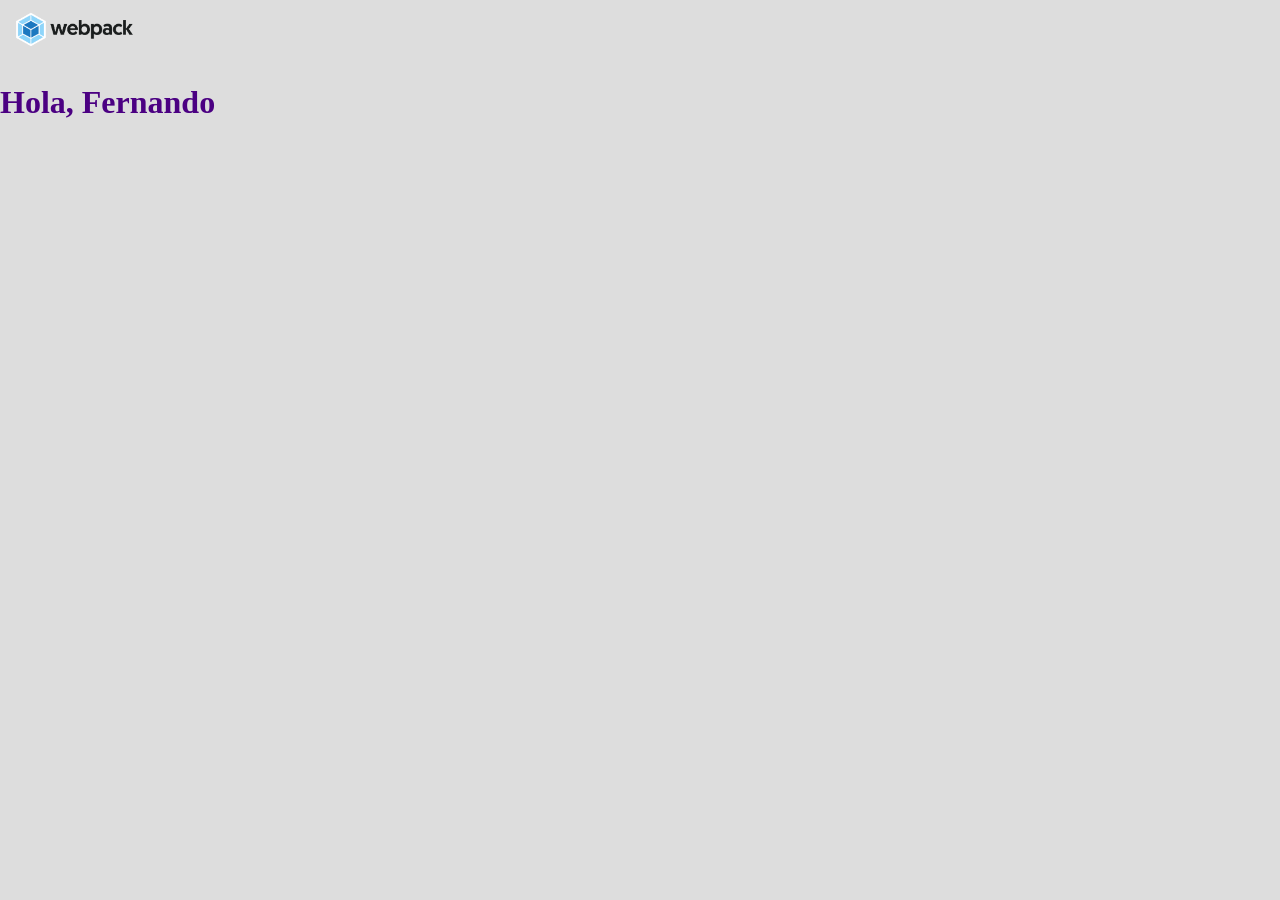
<file: docs/index.html>
<!doctype html><html lang="es"><head><meta charset="UTF-8"><meta http-equiv="X-UA-Compatible" content="IE=edge"><meta name="viewport" content="width=device-width,initial-scale=1"><title>Webpack</title><script defer="defer" src="main.90c8ea0a171b221e134c.js"></script><link href="main.4b94be6e5b4be211866e.css" rel="stylesheet"></head><body><img src="assets/img/webpack-logo.png" alt="Webpack logo"></body></html>
</file>
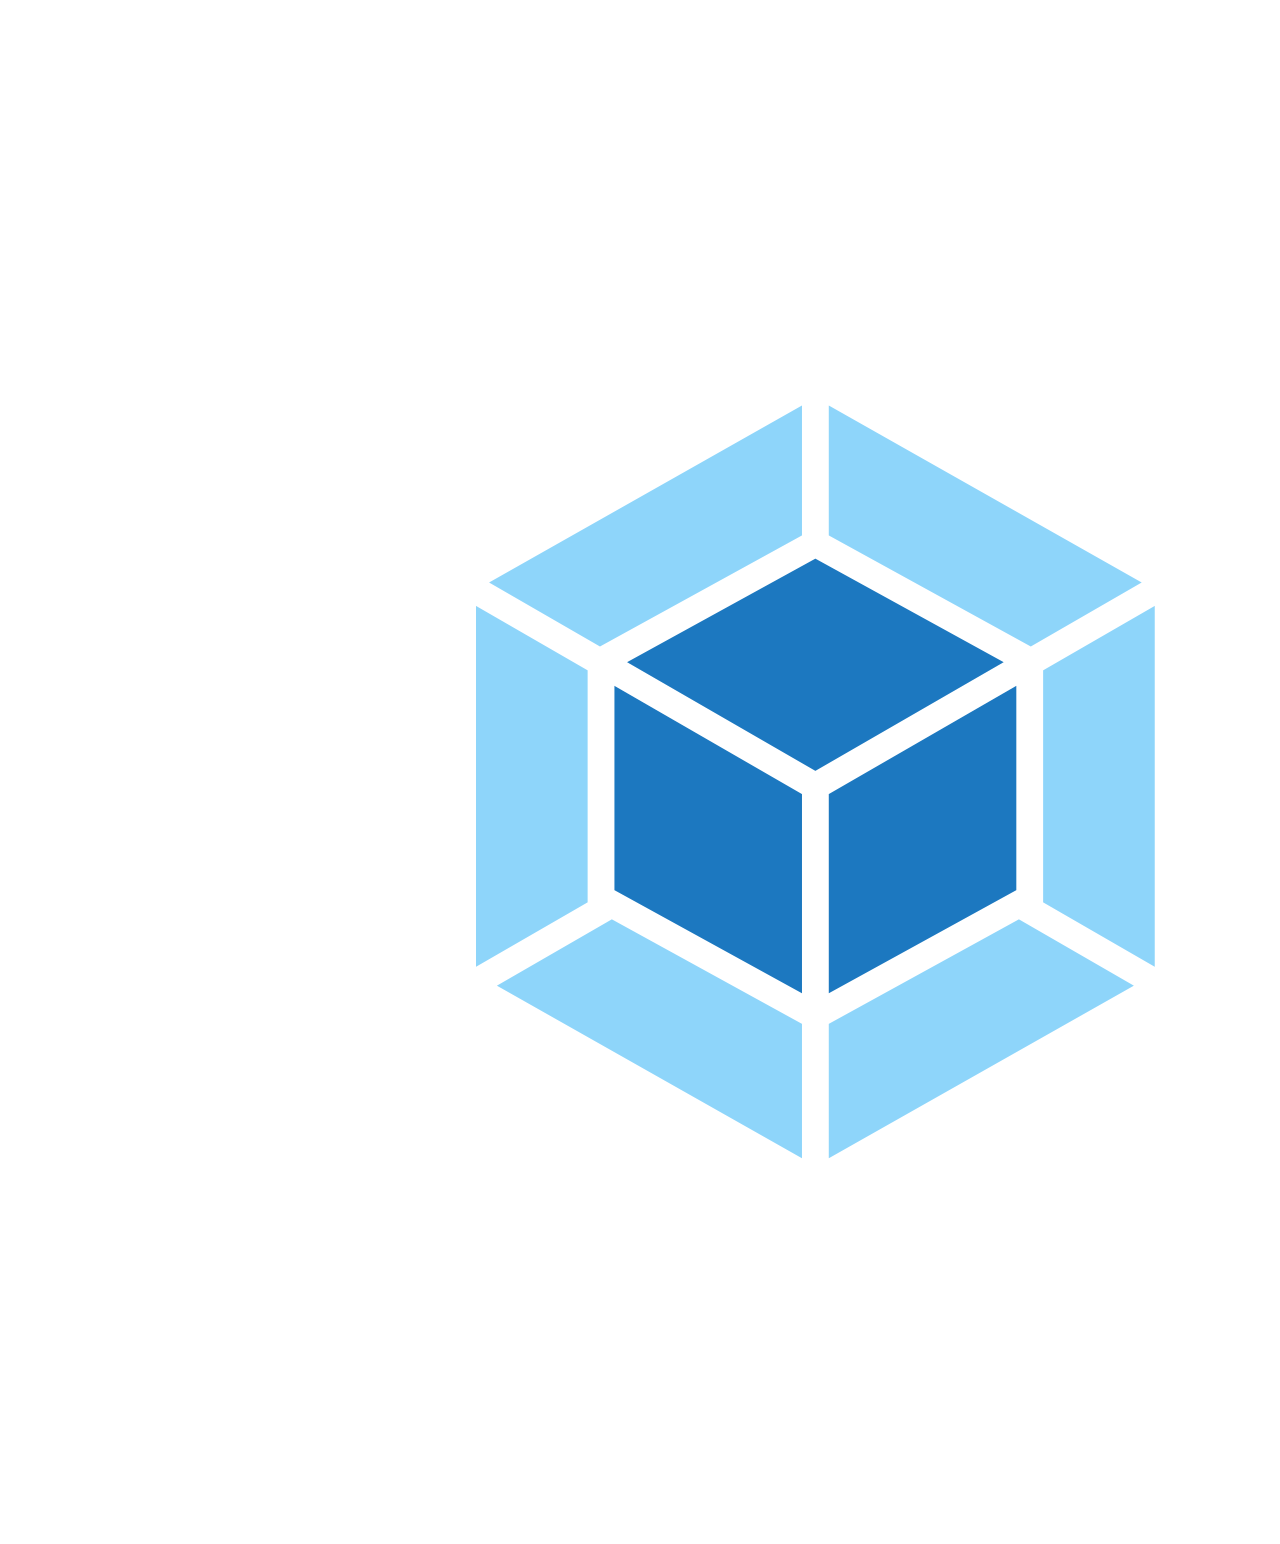
<file: src/index.html>
<!DOCTYPE html>
<html lang="es">
<head>
    <meta charset="UTF-8">
    <meta http-equiv="X-UA-Compatible" content="IE=edge">
    <meta name="viewport" content="width=device-width, initial-scale=1.0">
    <title>Webpack</title>
</head>
<body>
    

    <img src="assets/img/webpack-logo.png" alt="Webpack logo">

</body>
</html>
</file>
<file: docs/main.4b94be6e5b4be211866e.css>
body,html{background-color:#ddd;margin:0}img{width:150px}
</file>
